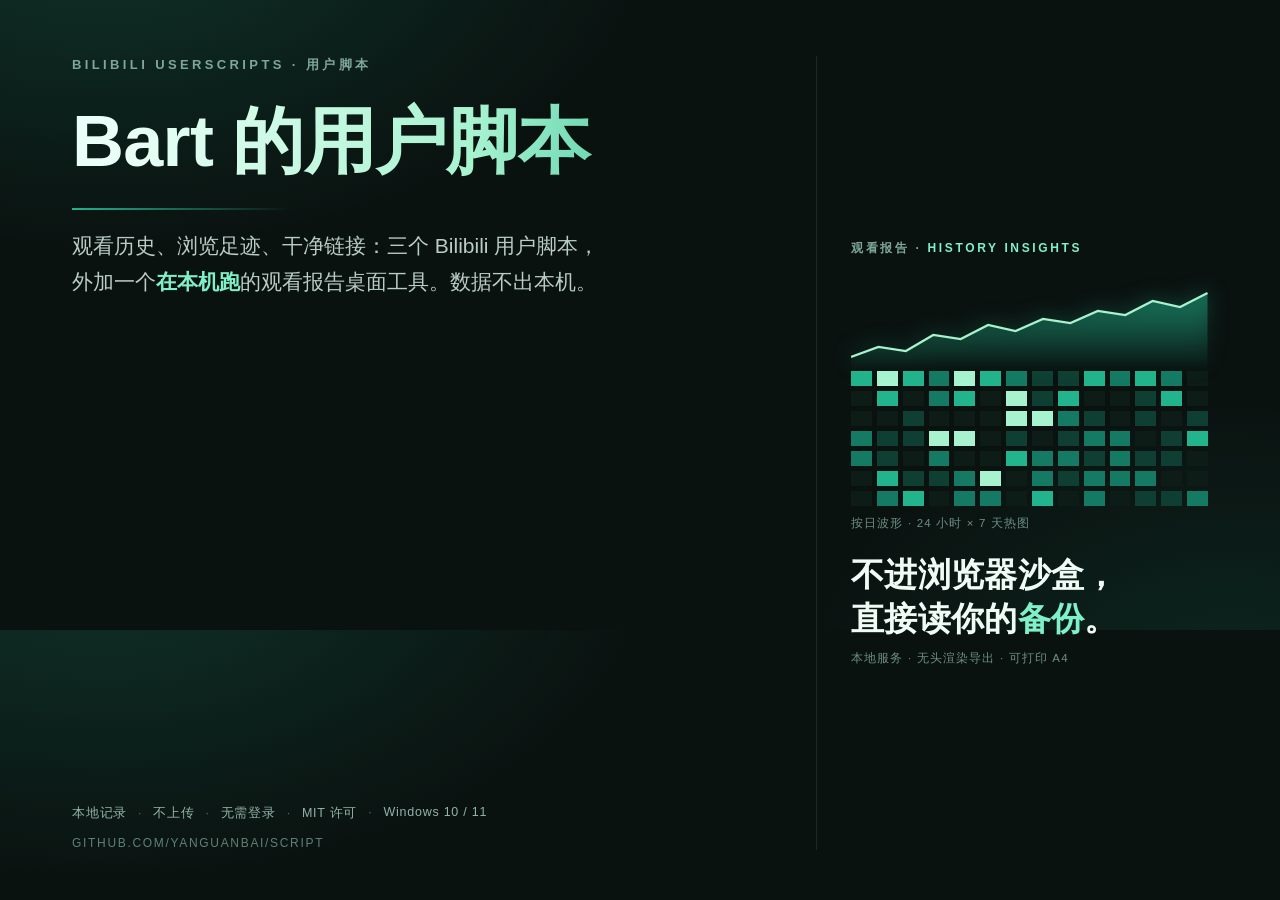
<file: docs/banner-dark.html>
<!doctype html>
<html lang="zh-CN">
<head>
<meta charset="utf-8">
<title>banner dark</title>
<style>
  @page { margin: 0 }
  * { margin: 0; padding: 0; box-sizing: border-box }
  body {
    width: 1200px; height: 630px; overflow: hidden;
    background:
      radial-gradient(880px 520px at 8% -12%, rgba(34,180,140,.20), transparent 62%),
      radial-gradient(700px 460px at 96% 108%, rgba(34,180,140,.12), transparent 60%),
      #0a1210;
    color: #e9f2ee;
    font-family: "Microsoft YaHei", "Segoe UI", sans-serif;
    -webkit-font-smoothing: antialiased;
  }
  .wrap {
    position: absolute; inset: 0; padding: 56px 72px 50px;
    display: grid; grid-template-columns: 1fr 392px; gap: 54px;
  }
  .left { display: flex; flex-direction: column; justify-content: space-between }
  .kicker {
    font-size: 13px; letter-spacing: .26em; text-transform: uppercase;
    color: #7ea79a; font-weight: 600;
  }
  h1 {
    font-size: 72px; line-height: 1.16; font-weight: 700;
    margin: 26px 0 0; letter-spacing: -.01em;
    background: linear-gradient(96deg, #eafff7 8%, #a7f3d0 58%, #22b48c 100%);
    -webkit-background-clip: text; background-clip: text; color: transparent;
  }
  .glow { height: 2px; width: 220px; margin: 24px 0 18px;
    background: linear-gradient(90deg, #22b48c, rgba(34,180,140,0)); }
  .lead { font-size: 21px; line-height: 1.72; color: #b9cdc5; max-width: 556px }
  .lead em { font-style: normal; color: #7ff0c8; font-weight: 700 }
  .chips { display: flex; flex-wrap: wrap; margin-top: 4px }
  .chip { font-size: 12.5px; color: #93b3a8; letter-spacing: .06em }
  .chip + .chip::before { content: "·"; margin: 0 11px; color: #4d6b62 }
  .foot { font-size: 12px; color: #5f8177; letter-spacing: .14em; margin-top: 14px }
  .right {
    border-left: 1px solid rgba(255,255,255,.09); padding-left: 34px;
    display: flex; flex-direction: column; justify-content: center; gap: 22px;
  }
  .panel-title { font-size: 12px; letter-spacing: .22em; color: #7ea79a; font-weight: 600; text-transform: uppercase }
  .panel-title b { color: #7ff0c8 }
  svg.trend { width: 100%; height: 92px; display: block; filter: drop-shadow(0 0 10px rgba(34,180,140,.55)) }
  .heat { display: grid; grid-template-columns: repeat(14, 1fr); gap: 5px }
  .cell { height: 15px; background: #0d1c17 }
  .caption { font-size: 11.5px; color: #6d8f84; letter-spacing: .1em }
  .big { font-size: 33px; line-height: 1.34; font-weight: 700; color: #f0fbf6; letter-spacing: .01em }
  .big span { color: #7ff0c8 }
</style>
</head>
<body>
<div class="wrap">
  <div class="left">
    <div>
      <div class="kicker">Bilibili Userscripts · 用户脚本</div>
      <h1>Bart 的用户脚本</h1>
      <div class="glow"></div>
      <div class="lead">
        观看历史、浏览足迹、干净链接：三个 Bilibili 用户脚本，<br>
        外加一个<em>在本机跑</em>的观看报告桌面工具。数据不出本机。
      </div>
    </div>
    <div>
      <div class="chips">
        <span class="chip">本地记录</span><span class="chip">不上传</span><span class="chip">无需登录</span><span class="chip">MIT 许可</span><span class="chip">Windows 10 / 11</span>
      </div>
      <div class="foot">GITHUB.COM/YANGUANBAI/SCRIPT</div>
    </div>
  </div>
  <div class="right">
    <div class="panel-title">观看报告 · <b>History Insights</b></div>
    <div>
      <svg class="trend" viewBox="0 0 358 92" preserveAspectRatio="none">
        <polygon fill="url(#g)" opacity=".9" points="0,92 0,78 27.5,68 55,72 82.5,56 110,60 137.5,46 165,52 192.5,40 220,44 247.5,32 275,36 302.5,22 330,28 357.5,14 357.5,92"></polygon>
        <defs>
          <linearGradient id="g" x1="0" y1="0" x2="0" y2="1">
            <stop offset="0" stop-color="#22b48c" stop-opacity=".55"></stop>
            <stop offset="1" stop-color="#22b48c" stop-opacity="0"></stop>
          </linearGradient>
        </defs>
        <polyline fill="none" stroke="#a7f3d0" stroke-width="2.2" points="0,78 27.5,68 55,72 82.5,56 110,60 137.5,46 165,52 192.5,40 220,44 247.5,32 275,36 302.5,22 330,28 357.5,14"></polyline>
      </svg>
      <div class="heat" id="heat"></div>
      <div class="caption" style="margin-top:10px">按日波形 · 24 小时 × 7 天热图</div>
    </div>
    <div>
      <div class="big">不进浏览器沙盒，<br>直接读你的<span>备份</span>。</div>
      <div class="caption" style="margin-top:10px">本地服务 · 无头渲染导出 · 可打印 A4</div>
    </div>
  </div>
</div>
<script>
  let s = 20261120;
  const rnd = () => { s = (s * 1103515245 + 12345) & 0x7fffffff; return s / 0x7fffffff; };
  const ramp = ['#0d1c17', '#0f3f33', '#157a63', '#22b48c', '#a7f3d0'];
  const heat = document.getElementById('heat');
  for (let i = 0; i < 14 * 7; i++) {
    const r = rnd();
    let idx = 0;
    if (r > 0.94) idx = 4; else if (r > 0.82) idx = 3; else if (r > 0.62) idx = 2; else if (r > 0.34) idx = 1;
    const d = document.createElement('div');
    d.className = 'cell';
    d.style.background = ramp[idx];
    heat.appendChild(d);
  }
</script>
</body>
</html>
</file>
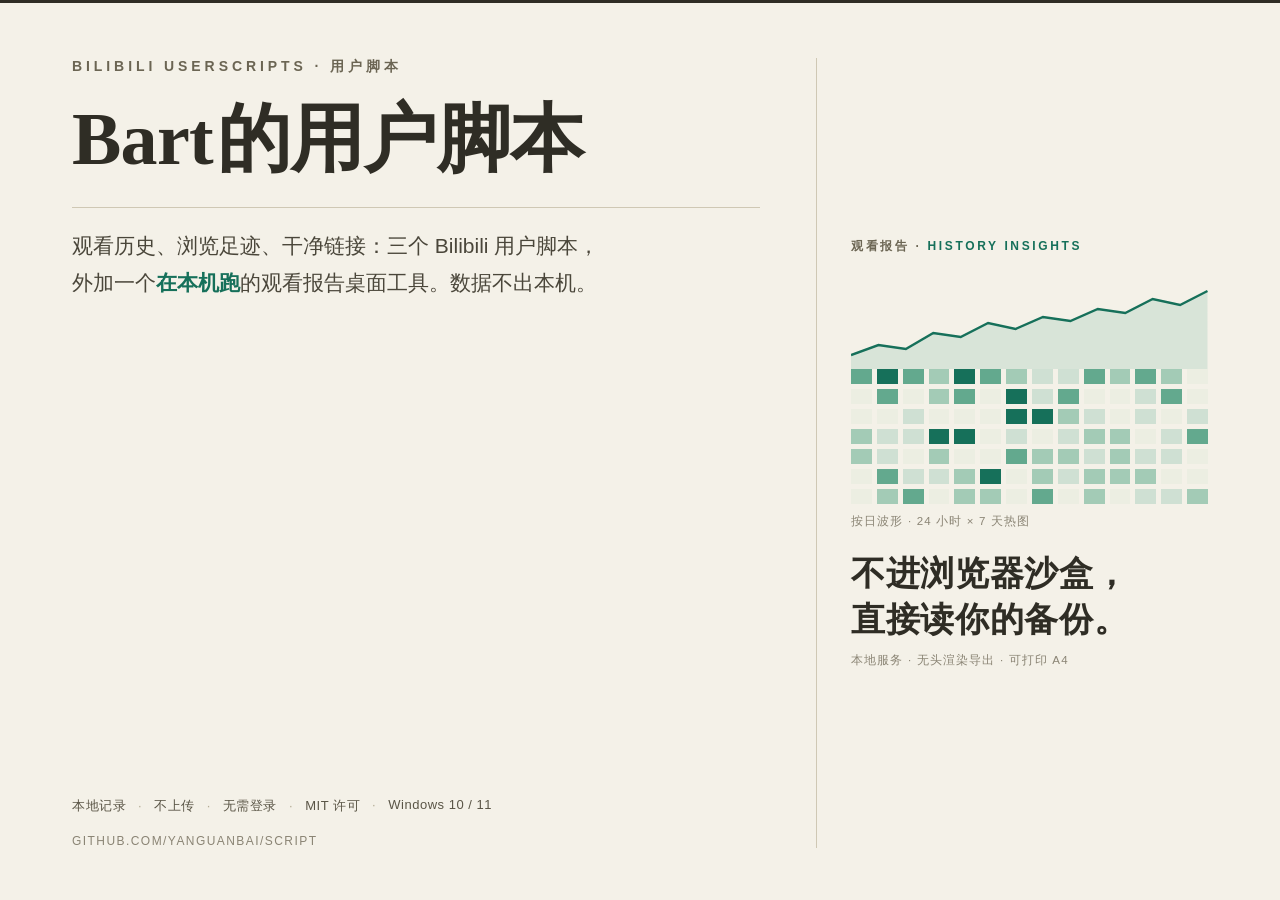
<file: docs/banner.html>
<!doctype html>
<html lang="zh-CN">
<head>
<meta charset="utf-8">
<title>banner</title>
<style>
  @page { margin: 0 }
  * { margin: 0; padding: 0; box-sizing: border-box }
  body {
    width: 1200px; height: 630px; overflow: hidden;
    background: #f4f1e8; color: #2f2d25;
    font-family: "Microsoft YaHei", "Segoe UI", sans-serif;
    -webkit-font-smoothing: antialiased;
  }
  .paper { position: absolute; inset: 0; border-top: 3px solid #2f2d25 }
  .wrap {
    position: absolute; inset: 0; padding: 58px 72px 52px;
    display: grid; grid-template-columns: 1fr 392px; gap: 56px;
  }
  /* 左栏 */
  .left { display: flex; flex-direction: column; justify-content: space-between }
  .kicker {
    font-size: 14px; letter-spacing: .28em; text-transform: uppercase;
    color: #6b6553; font-weight: 600;
  }
  h1 {
    font-family: "SimSun", "Songti SC", serif;
    font-size: 74px; line-height: 1.12; letter-spacing: -.01em;
    font-weight: 700; margin: 22px 0 0;
  }
  .rule { width: 100%; height: 1px; background: #cfc8b4; margin: 26px 0 20px }
  .lead {
    font-size: 21px; line-height: 1.75; color: #4a463a; max-width: 560px;
  }
  .lead em { font-style: normal; color: #16705a; font-weight: 700 }
  .chips { display: flex; gap: 0; flex-wrap: wrap; margin-top: 4px }
  .chip {
    font-size: 13px; color: #5a5546; padding: 5px 0; letter-spacing: .04em;
  }
  .chip + .chip::before {
    content: "·"; margin: 0 12px; color: #b4ac95;
  }
  .foot { font-size: 12px; color: #8a8474; letter-spacing: .12em }
  /* 右栏 */
  .right {
    border-left: 1px solid #cfc8b4; padding-left: 34px;
    display: flex; flex-direction: column; justify-content: center; gap: 22px;
  }
  .panel-title {
    font-size: 12px; letter-spacing: .22em; color: #6b6553; font-weight: 600;
    text-transform: uppercase;
  }
  .panel-title b { color: #16705a; }
  svg.trend { width: 100%; height: 92px; display: block }
  .heat { display: grid; grid-template-columns: repeat(14, 1fr); gap: 5px }
  .cell { height: 15px; background: #eceee2 }
  .caption { font-size: 11.5px; color: #8a8474; letter-spacing: .1em }
  .big {
    font-family: "SimSun", serif; font-size: 34px; color: #2f2d25; font-weight: 700;
    letter-spacing: .02em;
  }
</style>
</head>
<body>
<div class="paper"></div>
<div class="wrap">
  <div class="left">
    <div>
      <div class="kicker">Bilibili Userscripts · 用户脚本</div>
      <h1>Bart&#8202;的用户脚本</h1>
      <div class="rule"></div>
      <div class="lead">
        观看历史、浏览足迹、干净链接：三个 Bilibili 用户脚本，<br>
        外加一个<em>在本机跑</em>的观看报告桌面工具。数据不出本机。
      </div>
    </div>
    <div>
      <div class="chips">
        <span class="chip">本地记录</span><span class="chip">不上传</span><span class="chip">无需登录</span><span class="chip">MIT 许可</span><span class="chip">Windows 10 / 11</span>
      </div>
      <div class="foot" style="margin-top:14px">GITHUB.COM/YANGUANBAI/SCRIPT</div>
    </div>
  </div>
  <div class="right">
    <div class="panel-title">观看报告 · <b>History Insights</b></div>
    <div>
      <svg class="trend" viewBox="0 0 358 92" preserveAspectRatio="none">
        <polygon fill="#cfe0d3" opacity=".75" points="0,92 0,78 27.5,68 55,72 82.5,56 110,60 137.5,46 165,52 192.5,40 220,44 247.5,32 275,36 302.5,22 330,28 357.5,14 357.5,92"></polygon>
        <polyline fill="none" stroke="#16705a" stroke-width="2.4" points="0,78 27.5,68 55,72 82.5,56 110,60 137.5,46 165,52 192.5,40 220,44 247.5,32 275,36 302.5,22 330,28 357.5,14"></polyline>
      </svg>
      <div class="heat" id="heat"></div>
      <div class="caption" style="margin-top:10px">按日波形 · 24 小时 × 7 天热图</div>
    </div>
    <div>
      <div class="big">不进浏览器沙盒，<br>直接读你的备份。</div>
      <div class="caption" style="margin-top:10px">本地服务 · 无头渲染导出 · 可打印 A4</div>
    </div>
  </div>
</div>
<script>
  // 确定性伪随机，保证每次出图一致
  let s = 20261120;
  const rnd = () => { s = (s * 1103515245 + 12345) & 0x7fffffff; return s / 0x7fffffff; };
  const ramp = ['#eceee2', '#cfe0d3', '#a3cbb6', '#63a98e', '#16705a'];
  const heat = document.getElementById('heat');
  for (let i = 0; i < 14 * 7; i++) {
    const r = rnd();
    let idx = 0;
    if (r > 0.94) idx = 4; else if (r > 0.82) idx = 3; else if (r > 0.62) idx = 2; else if (r > 0.34) idx = 1;
    const d = document.createElement('div');
    d.className = 'cell';
    d.style.background = ramp[idx];
    heat.appendChild(d);
  }
</script>
</body>
</html>
</file>
